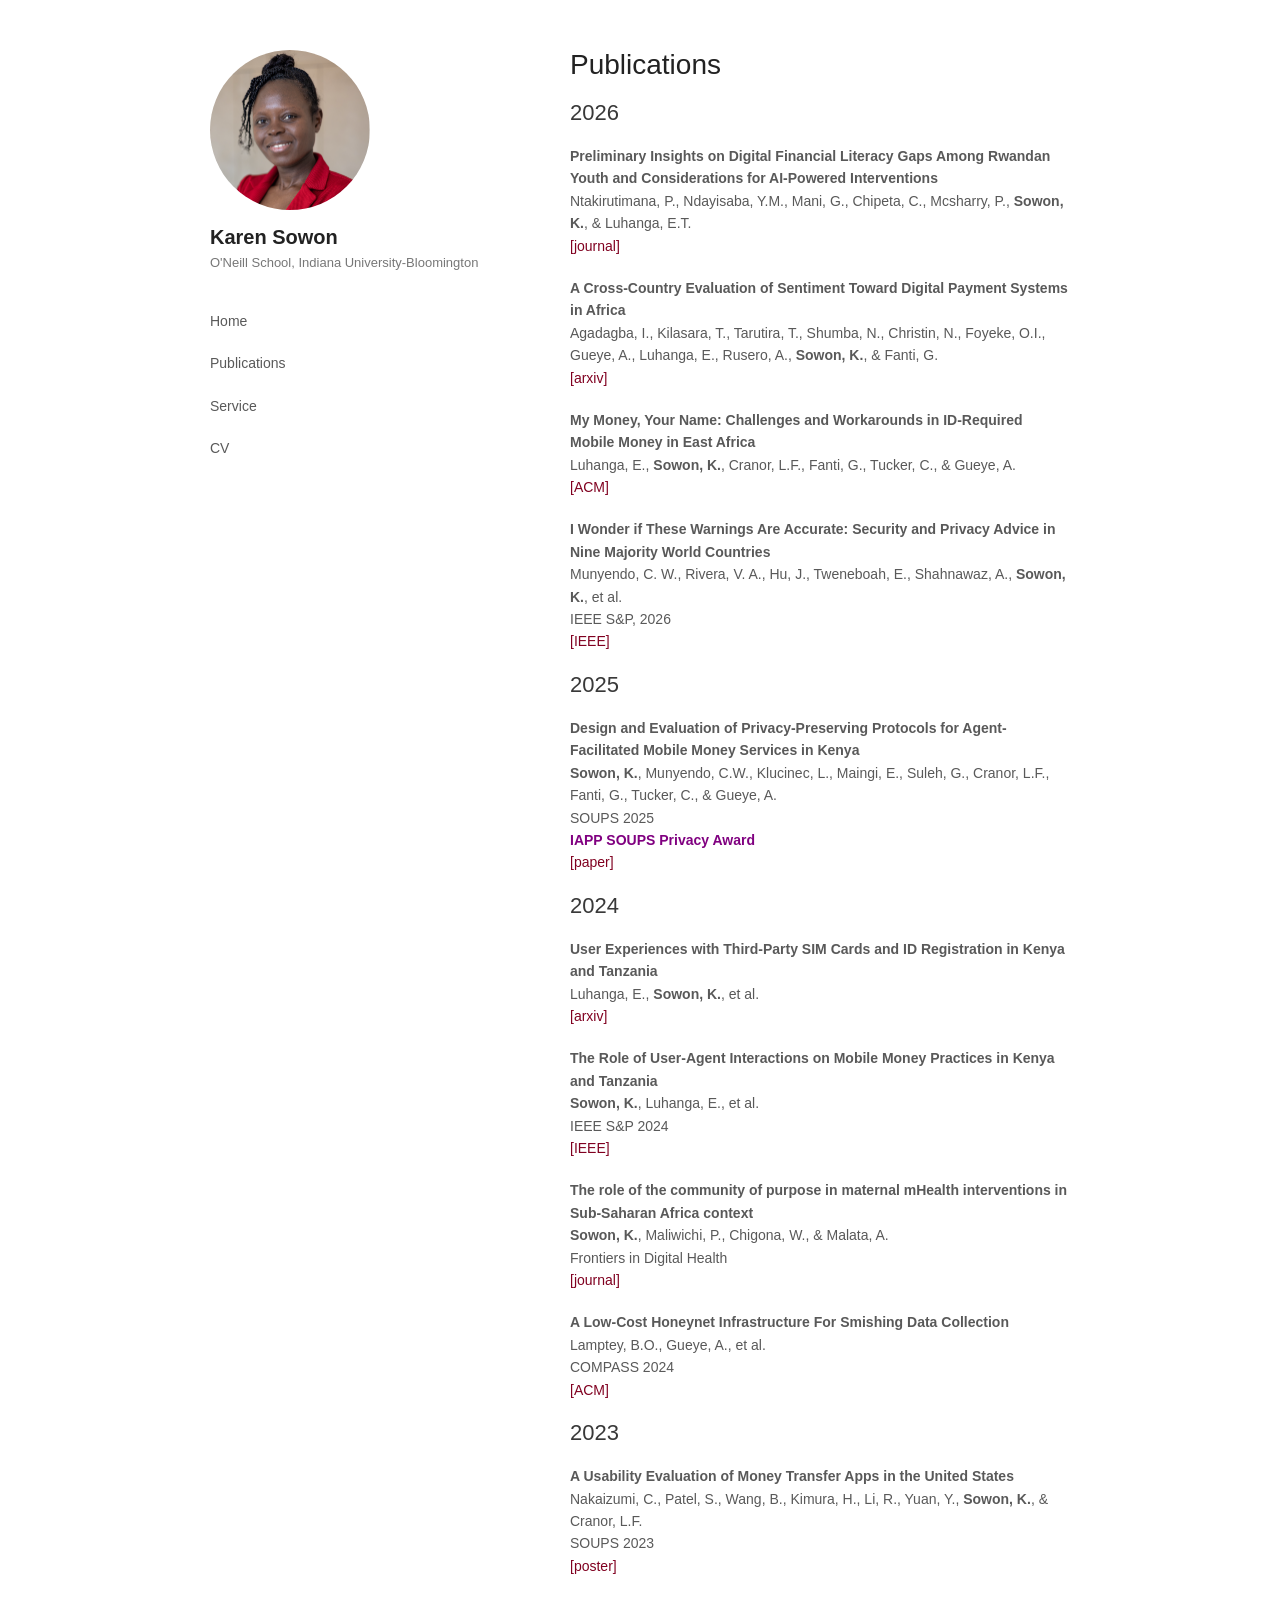
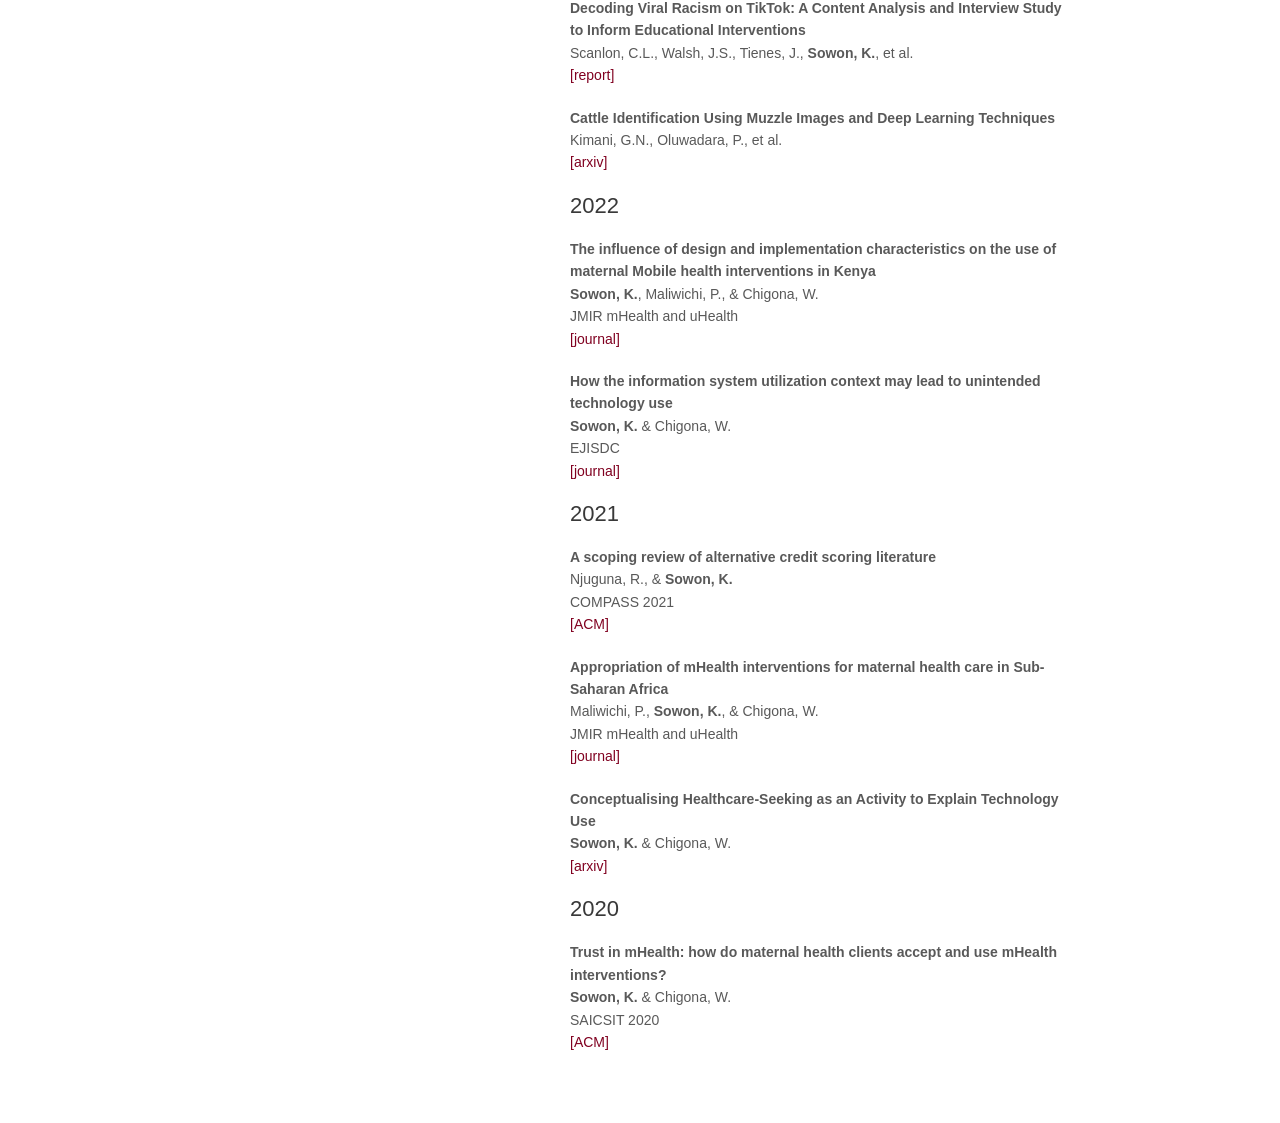
<file: publications.html>
<!DOCTYPE html>
<html lang="en">
<head>
  <meta charset="utf-8" />
  <meta name="viewport" content="width=device-width, initial-scale=1" />
  <title>Karen Sowon - Publications</title>

  <link rel="icon" href="assets/img/favicon.ico" />
  <link rel="stylesheet" href="css/styles.css" />
</head>

<body>
<div class="wrapper">

<nav class="site-nav">
  <div class="site-brand">
    <img src="assets/img/profile.png">
    <div>
      <div class="name">Karen Sowon</div>
      <div class="role">O'Neill School, Indiana University-Bloomington</div>
    </div>
  </div>

  <div class="site-links">
    <a href="index.html">Home</a>
    <a href="publications.html">Publications</a>
    <a href="service.html">Service</a>
    <a href="cv.html">CV</a>
  </div>
</nav>

<main class="content">

<h1>Publications</h1>

<h2>2026</h2>

<p>
<b>Preliminary Insights on Digital Financial Literacy Gaps Among Rwandan Youth and Considerations for AI-Powered Interventions</b><br/>
Ntakirutimana, P., Ndayisaba, Y.M., Mani, G., Chipeta, C., Mcsharry, P., <b>Sowon, K.</b>, & Luhanga, E.T.<br/>
<a href="https://www.mdpi.com/2071-1050/18/9/4155" target="_blank">[journal]</a>
</p>

<p>
<b>A Cross-Country Evaluation of Sentiment Toward Digital Payment Systems in Africa</b><br/>
Agadagba, I., Kilasara, T., Tarutira, T., Shumba, N., Christin, N., Foyeke, O.I., Gueye, A., Luhanga, E., Rusero, A., <b>Sowon, K.</b>, & Fanti, G.<br/>
<a href="https://arxiv.org/abs/2604.11566" target="_blank">[arxiv]</a>
</p>

<p>
<b>My Money, Your Name: Challenges and Workarounds in ID-Required Mobile Money in East Africa</b><br/>
Luhanga, E., <b>Sowon, K.</b>, Cranor, L.F., Fanti, G., Tucker, C., & Gueye, A.<br/>
<a href="https://dl.acm.org/doi/full/10.1145/3772318.3791007" target="_blank">[ACM]</a>
</p>

<p>
<b>I Wonder if These Warnings Are Accurate: Security and Privacy Advice in Nine Majority World Countries</b><br/>
Munyendo, C. W., Rivera, V. A., Hu, J., Tweneboah, E., Shahnawaz, A., <b>Sowon, K.</b>, et al.<br/>
IEEE S&P, 2026<br/>
<a href="https://www.computer.org/csdl/proceedings-article/sp/2026/606500a076/2bojv9k3yOk" target="_blank">[IEEE]</a>
</p>

<h2>2025</h2>

<p>
<b>Design and Evaluation of Privacy-Preserving Protocols for Agent-Facilitated Mobile Money Services in Kenya</b><br/>
<b>Sowon, K.</b>, Munyendo, C.W., Klucinec, L., Maingi, E., Suleh, G., Cranor, L.F., Fanti, G., Tucker, C., & Gueye, A.<br/>
SOUPS 2025<br/>
<b style="color:purple;">IAPP SOUPS Privacy Award</b><br/>
<a href="https://www.usenix.org/conference/soups2025/presentation/sowon" target="_blank">[paper]</a>
</p>

<h2>2024</h2>

<p>
<b>User Experiences with Third-Party SIM Cards and ID Registration in Kenya and Tanzania</b><br/>
Luhanga, E., <b>Sowon, K.</b>, et al.<br/>
<a href="http://arxiv.org/abs/2311.00830/" target="_blank">[arxiv]</a>
</p>

<p>
<b>The Role of User-Agent Interactions on Mobile Money Practices in Kenya and Tanzania</b><br/>
<b>Sowon, K.</b>, Luhanga, E., et al.<br/>
IEEE S&P 2024<br/>
<a href="https://ieeexplore.ieee.org/stamp/stamp.jsp?arnumber=10646866" target="_blank">[IEEE]</a>
</p>

<p>
<b>The role of the community of purpose in maternal mHealth interventions in Sub-Saharan Africa context</b><br/>
<b>Sowon, K.</b>, Maliwichi, P., Chigona, W., & Malata, A.<br/>
Frontiers in Digital Health<br/>
<a href="https://www.frontiersin.org/journals/digital-health/articles/10.3389/fdgth.2024.1343965/full" target="_blank">[journal]</a>
</p>

<p>
<b>A Low-Cost Honeynet Infrastructure For Smishing Data Collection</b><br/>
Lamptey, B.O., Gueye, A., et al.<br/>
COMPASS 2024<br/>
<a href="https://dl.acm.org/doi/abs/10.1145/3674829.3675080" target="_blank">[ACM]</a>
</p>

<h2>2023</h2>

<p>
<b>A Usability Evaluation of Money Transfer Apps in the United States</b><br/>
Nakaizumi, C., Patel, S., Wang, B., Kimura, H., Li, R., Yuan, Y., <b>Sowon, K.</b>, & Cranor, L.F.<br/>
SOUPS 2023<br/>
<a href="https://www.usenix.org/system/files/soups2023-poster9_nakaizumi_abstract_final.pdf" target="_blank">[poster]</a>
</p>

<p>
<b>Decoding Viral Racism on TikTok: A Content Analysis and Interview Study to Inform Educational Interventions</b><br/>
Scanlon, C.L., Walsh, J.S., Tienes, J., <b>Sowon, K.</b>, et al.<br/>
<a href="https://www.carvt.org/wp-content/uploads/2023/08/CAH-Decoding-Viral-Racism-on-TikTok-updated.pdf" target="_blank">[report]</a>
</p>

<p>
<b>Cattle Identification Using Muzzle Images and Deep Learning Techniques</b><br/>
Kimani, G.N., Oluwadara, P., et al.<br/>
<a href="http://arxiv.org/abs/2311.08148" target="_blank">[arxiv]</a>
</p>

<h2>2022</h2>

<p>
<b>The influence of design and implementation characteristics on the use of maternal Mobile health interventions in Kenya</b><br/>
<b>Sowon, K.</b>, Maliwichi, P., & Chigona, W.<br/>
JMIR mHealth and uHealth<br/>
<a href="https://mhealth.jmir.org/2022/1/e22093/" target="_blank">[journal]</a>
</p>

<p>
<b>How the information system utilization context may lead to unintended technology use</b><br/>
<b>Sowon, K.</b> & Chigona, W.<br/>
EJISDC<br/>
<a href="http://onlinelibrary.wiley.com/doi/full/10.1002/isd2.12212" target="_blank">[journal]</a>
</p>

<h2>2021</h2>

<p>
<b>A scoping review of alternative credit scoring literature</b><br/>
Njuguna, R., & <b>Sowon, K.</b><br/>
COMPASS 2021<br/>
<a href="https://dl.acm.org/doi/abs/10.1145/3460112.3471972" target="_blank">[ACM]</a>
</p>

<p>
<b>Appropriation of mHealth interventions for maternal health care in Sub-Saharan Africa</b><br/>
Maliwichi, P., <b>Sowon, K.</b>, & Chigona, W.<br/>
JMIR mHealth and uHealth<br/>
<a href="https://mhealth.jmir.org/2021/10/e22653" target="_blank">[journal]</a>
</p>

<p>
<b>Conceptualising Healthcare-Seeking as an Activity to Explain Technology Use</b><br/>
<b>Sowon, K.</b> & Chigona, W.<br/>
<a href="https://arxiv.org/abs/2108.10082" target="_blank">[arxiv]</a>
</p>

<h2>2020</h2>

<p>
<b>Trust in mHealth: how do maternal health clients accept and use mHealth interventions?</b><br/>
<b>Sowon, K.</b> & Chigona, W.<br/>
SAICSIT 2020<br/>
<a href="https://dl.acm.org/doi/abs/10.1145/3410886.3410895" target="_blank">[ACM]</a>
</p>

</main>
</div>
</body>
</html>
</file>
<file: css/styles.css>
body {
  background-color: #fff;
  margin: 0;
  padding: 50px;
  font: 14px/1.6 -apple-system, BlinkMacSystemFont, "Segoe UI", Roboto, Oxygen,
    Ubuntu, Cantarell, "Fira Sans", "Droid Sans", "Helvetica Neue", Arial,
    sans-serif;
  color: #595959;
  font-weight: 400;
}

a {
  color: #800020;
  text-decoration: none;
}

a:hover {
  color: #069;
}

h1, h2, h3, h4, h5, h6 {
  color: #222;
  margin: 0 0 20px;
  font-weight: 500;
  line-height: 1.1;
}

h1 { font-size: 28px; }
h2 { font-size: 22px; color: #393939; }
h3, h4, h5, h6 { color: #494949; }

p, ul, ol, table, pre, dl {
  margin: 0 0 20px;
}

ul {
  padding-left: 22px;
}

hr {
  border: 0;
  background: #e5e5e5;
  height: 1px;
  margin: 0 0 20px;
}

strong {
  color: #222;
  font-weight: 700;
}

em {
  font-style: italic;
}

.wrapper {
  width: 860px;
  margin: 0 auto;
}

.site-nav {
  width: 270px;
  float: left;
  position: fixed;
  -webkit-font-smoothing: subpixel-antialiased;
}

.site-brand {
  display: flex;
  flex-direction: column;
  align-items: flex-start;
  gap: 15px;
  margin-bottom: 30px;
}

.site-brand img {
  width: 160px;
  height: 160px;
  border-radius: 50%;
  object-fit: cover;
}

.site-brand .name {
  color: #222;
  font-size: 20px;
  font-weight: 600;
  margin-bottom: 4px;
}

.site-brand .role {
  color: #777;
  font-size: 13px;
}

.site-links {
  display: flex;
  flex-direction: column;
  gap: 8px;
}

.site-links a {
  color: #595959;
  padding: 6px 0;
}

.site-links a:hover {
  color: #069;
}

.content {
  width: 500px;
  float: right;
  padding-bottom: 50px;
}

.subline {
  font-size: 14px;
}

.social-icons {
  margin-top: 24px;
}

.social-icons .social-icon {
  display: inline-flex;
  align-items: center;
  justify-content: center;
  height: 3rem;
  width: 3rem;
  color: #fff;
  background-color: #495057;
  border-radius: 50%;
  font-size: 1.3rem;
  margin-right: 10px;
}

.social-icons .social-icon:hover {
  background-color: #800020;
  color: #fff;
}

.pub-list {
  list-style: none;
  padding-left: 0;
}

.pub-list li {
  margin-bottom: 18px;
}

.pub-list em {
  color: #666;
}

section {
  margin-bottom: 28px;
}

@media print, screen and (max-width: 960px) {
  body {
    padding: 20px;
  }

  .wrapper {
    width: auto;
    margin: 0;
  }

  .site-nav,
  .content {
    float: none;
    position: static;
    width: auto;
  }

  .content {
    border-top: 1px solid #e5e5e5;
    padding-top: 20px;
    margin-top: 20px;
  }
}

@media print, screen and (max-width: 720px) {
  body {
    word-wrap: break-word;
  }

  pre, code {
    word-wrap: normal;
  }
}

@media print, screen and (max-width: 480px) {
  body {
    padding: 15px;
  }

  .site-brand {
    align-items: flex-start;
  }
}
.name {
  font-size: 30px;
  font-weight: 600;
  color: #222;
  line-height: 1.2;
}

.surname {
  color: #800020;
}

.email-icon {
  margin-left: 8px;
  font-size: 18px;
  color: #666;
  vertical-align: middle;
}

.email-icon:hover {
  color: #800020;
}
</file>
